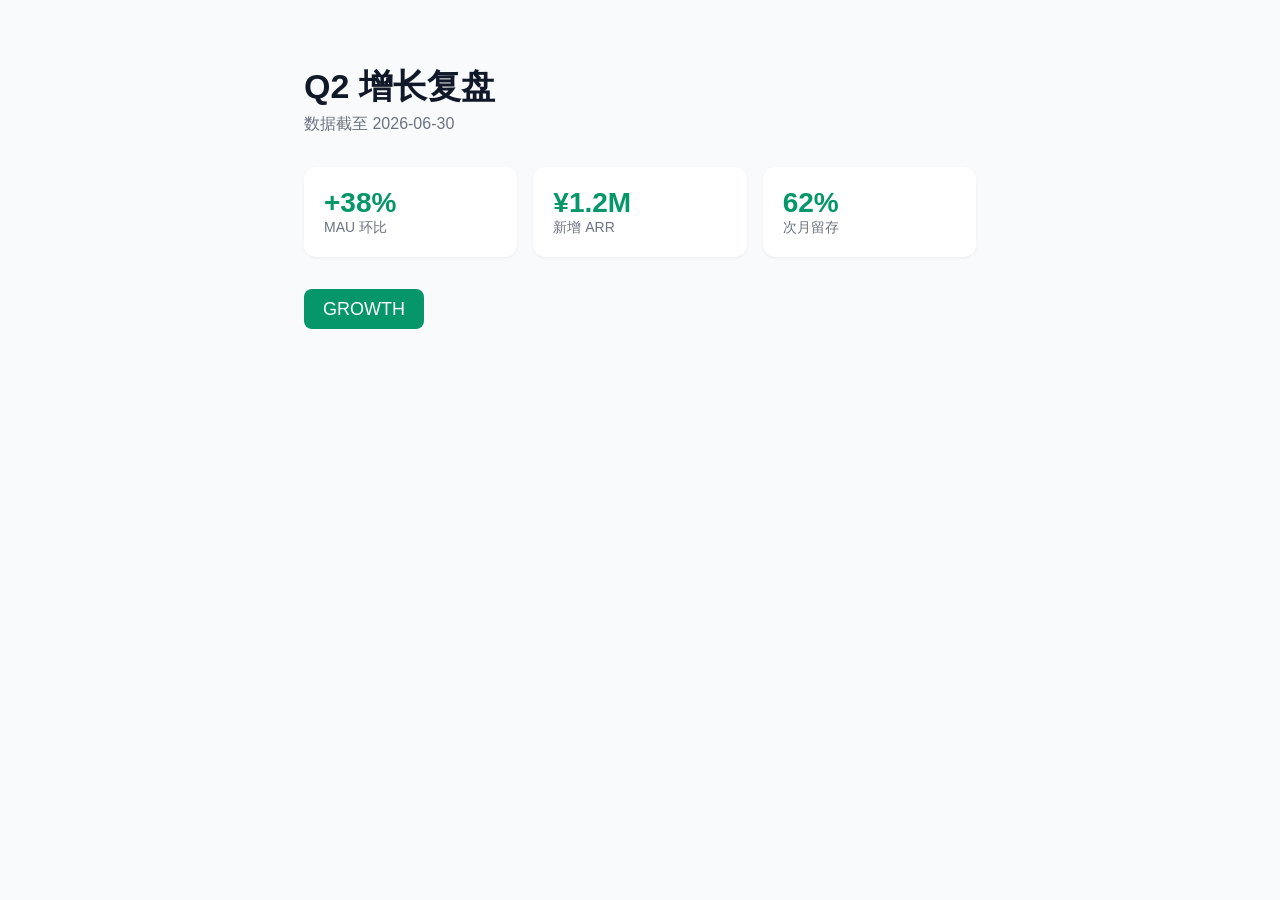
<file: skills/deploy-html-vercel/evals/fixtures/site/index.html>
<!doctype html>
<html lang="zh">
<head>
  <meta charset="utf-8">
  <title>Q2 增长复盘</title>
  <link rel="stylesheet" href="css/style.css">
</head>
<body>
  <main>
    <h1>Q2 增长复盘</h1>
    <p class="sub">数据截至 2026-06-30</p>
    <div id="metrics"></div>
    <img src="assets/logo.svg" alt="logo" width="120">
  </main>
  <script src="js/app.js"></script>
</body>
</html>
</file>
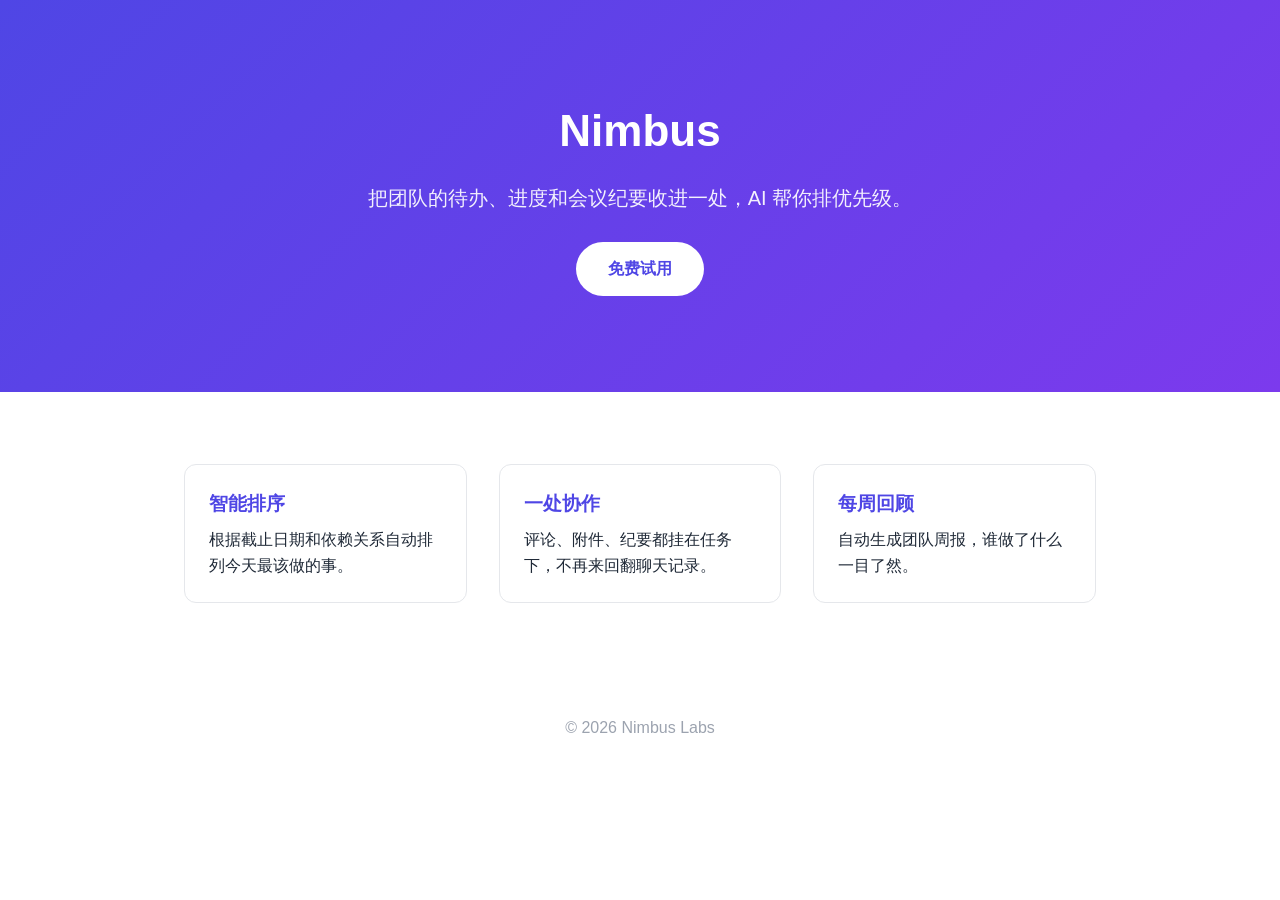
<file: skills/deploy-html-vercel/evals/fixtures/landing.html>
<!doctype html>
<html lang="zh">
<head>
  <meta charset="utf-8">
  <meta name="viewport" content="width=device-width, initial-scale=1">
  <title>Nimbus — 更聪明的团队待办</title>
  <style>
    :root { --brand: #4f46e5; }
    * { box-sizing: border-box; margin: 0; padding: 0; }
    body { font-family: -apple-system, "Segoe UI", sans-serif; color: #1f2937; line-height: 1.6; }
    header { background: linear-gradient(135deg, var(--brand), #7c3aed); color: #fff; padding: 96px 24px; text-align: center; }
    header h1 { font-size: 44px; margin-bottom: 16px; }
    header p { font-size: 20px; opacity: .92; }
    .cta { display: inline-block; margin-top: 28px; background: #fff; color: var(--brand); padding: 14px 32px; border-radius: 999px; font-weight: 600; text-decoration: none; }
    .features { max-width: 960px; margin: 72px auto; padding: 0 24px; display: grid; grid-template-columns: repeat(3, 1fr); gap: 32px; }
    .card { padding: 24px; border: 1px solid #e5e7eb; border-radius: 12px; }
    .card h3 { color: var(--brand); margin-bottom: 8px; }
    footer { text-align: center; padding: 40px; color: #9ca3af; }
  </style>
</head>
<body>
  <header>
    <h1>Nimbus</h1>
    <p>把团队的待办、进度和会议纪要收进一处，AI 帮你排优先级。</p>
    <a class="cta" href="#">免费试用</a>
  </header>
  <section class="features">
    <div class="card"><h3>智能排序</h3><p>根据截止日期和依赖关系自动排列今天最该做的事。</p></div>
    <div class="card"><h3>一处协作</h3><p>评论、附件、纪要都挂在任务下，不再来回翻聊天记录。</p></div>
    <div class="card"><h3>每周回顾</h3><p>自动生成团队周报，谁做了什么一目了然。</p></div>
  </section>
  <footer>© 2026 Nimbus Labs</footer>
</body>
</html>
</file>
<file: skills/deploy-html-vercel/evals/fixtures/site/css/style.css>
:root { --ink: #111827; --accent: #059669; }
* { box-sizing: border-box; margin: 0; padding: 0; }
body { font-family: -apple-system, "Segoe UI", sans-serif; color: var(--ink); background: #f9fafb; }
main { max-width: 720px; margin: 64px auto; padding: 0 24px; }
h1 { font-size: 34px; margin-bottom: 4px; }
.sub { color: #6b7280; margin-bottom: 32px; }
#metrics { display: grid; grid-template-columns: repeat(3, 1fr); gap: 16px; margin-bottom: 32px; }
.tile { background: #fff; border-radius: 12px; padding: 20px; box-shadow: 0 1px 3px rgba(0,0,0,.06); }
.tile .n { font-size: 28px; font-weight: 700; color: var(--accent); }
.tile .l { color: #6b7280; font-size: 14px; }
</file>
